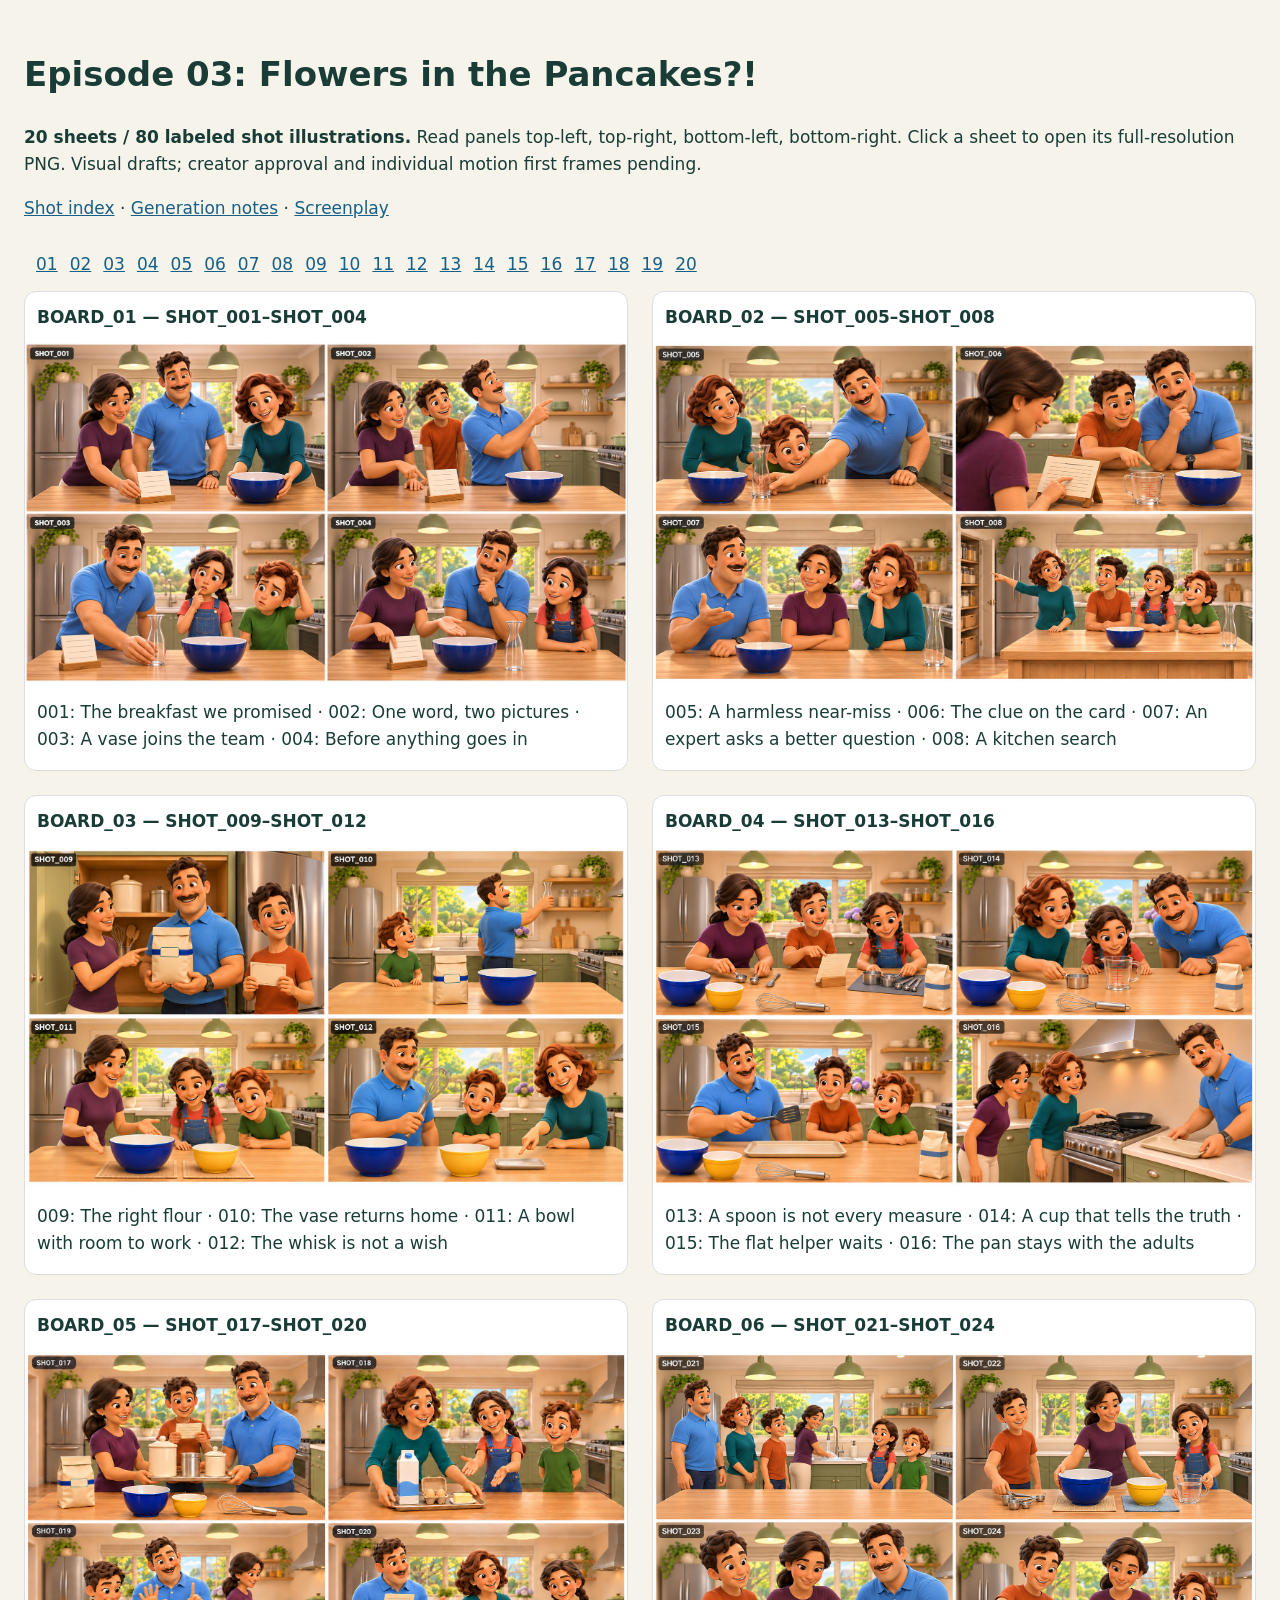
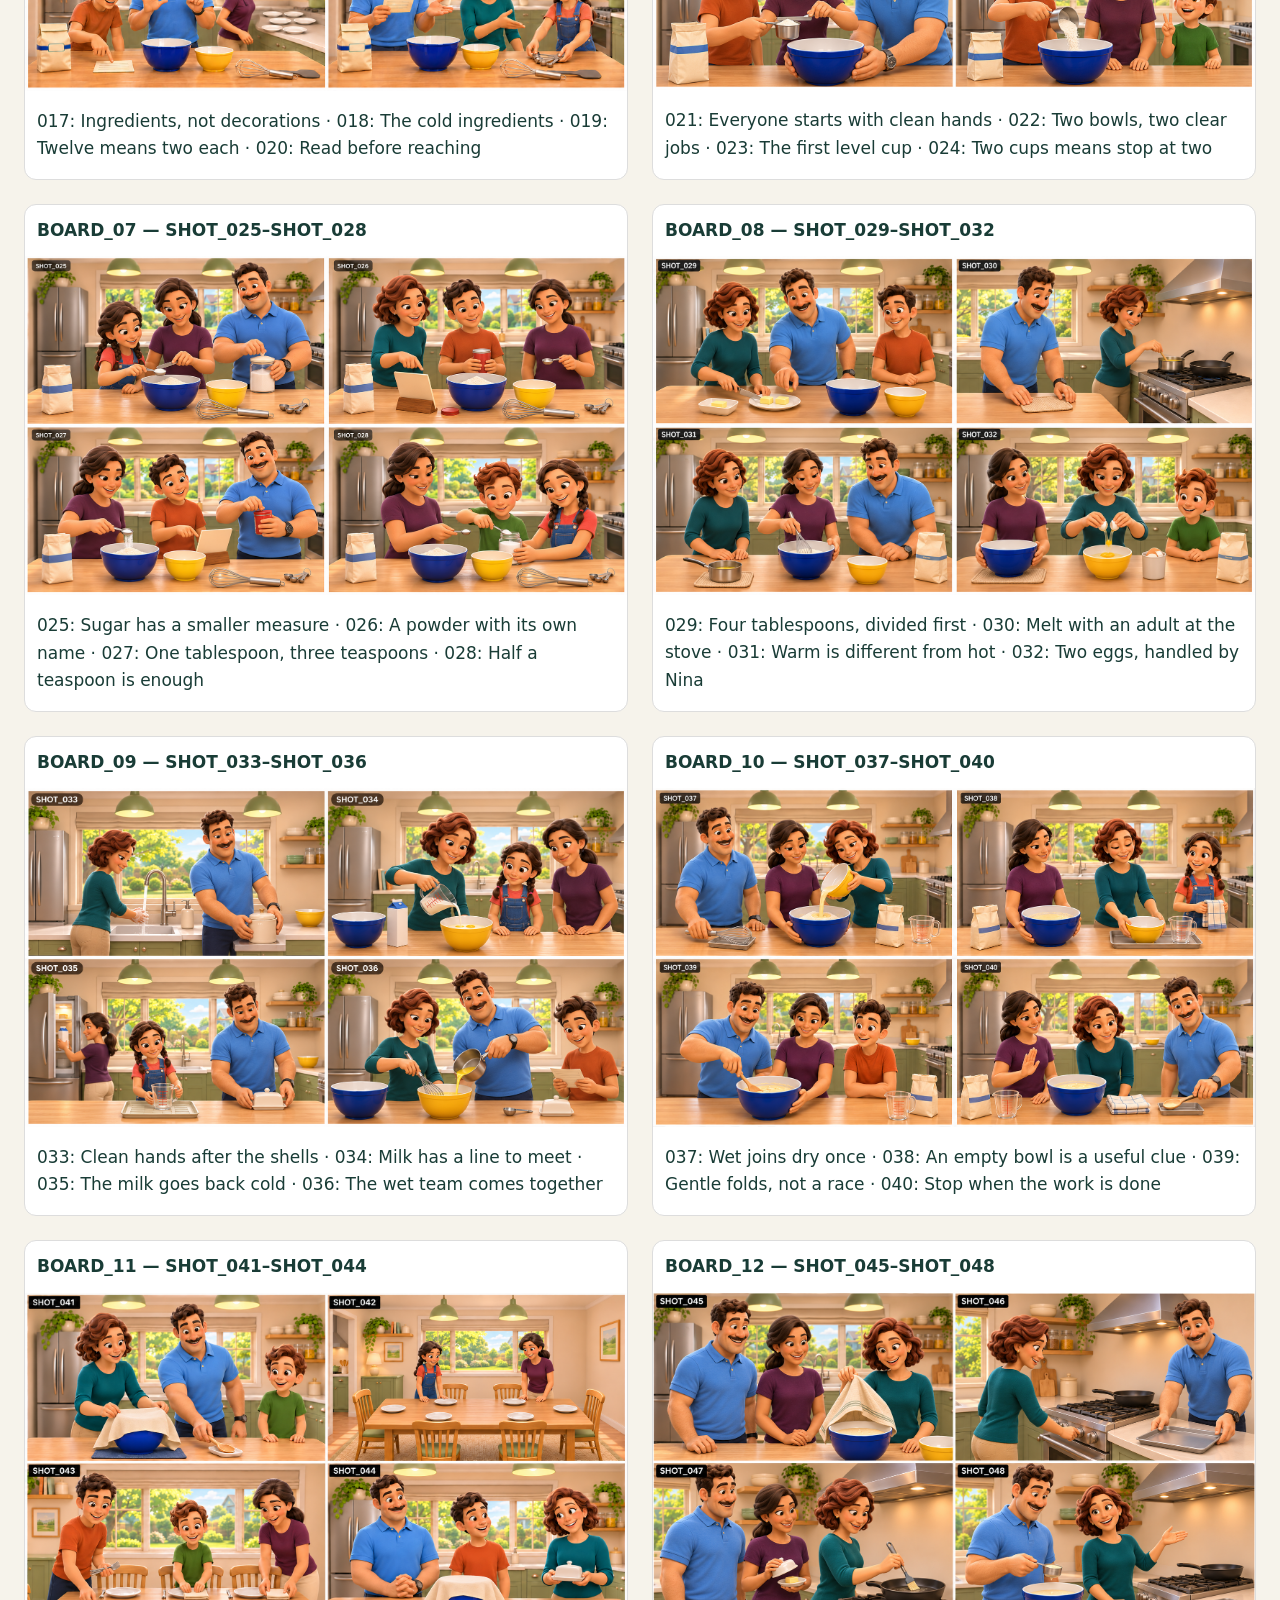
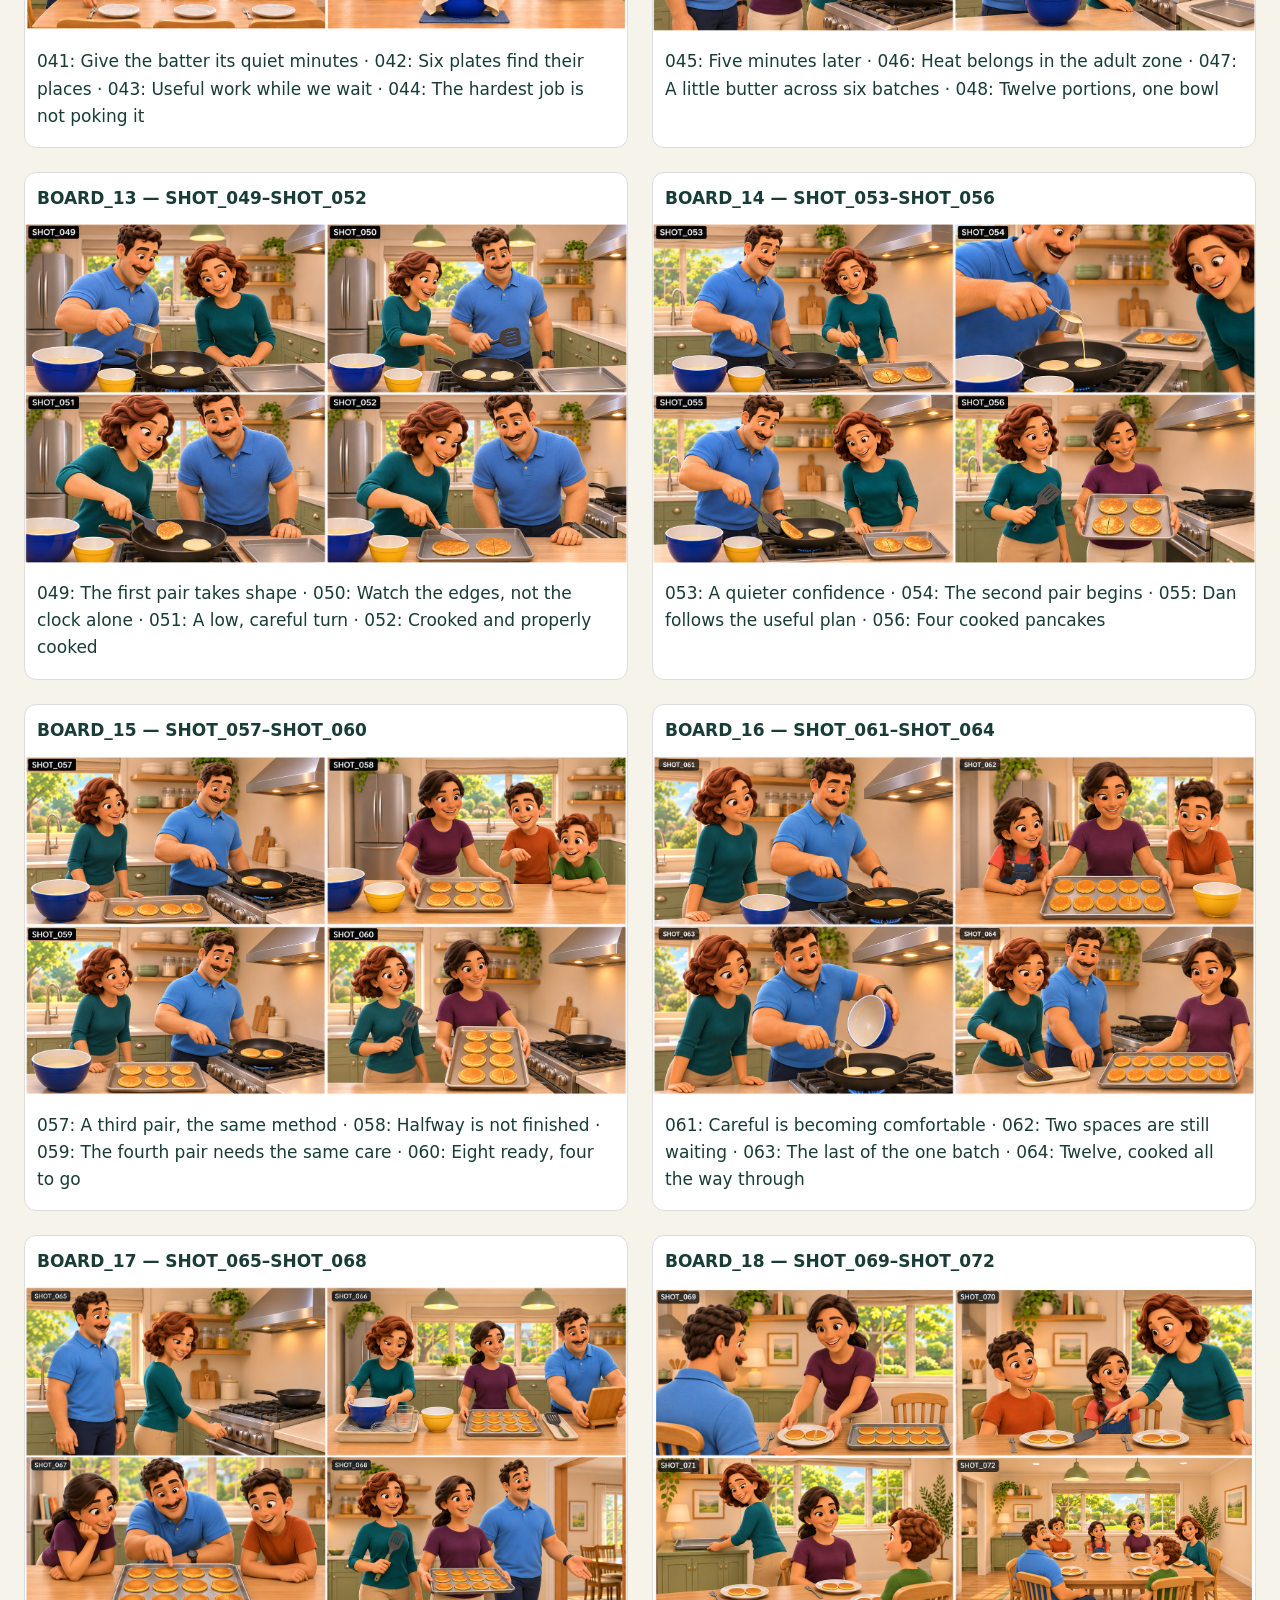
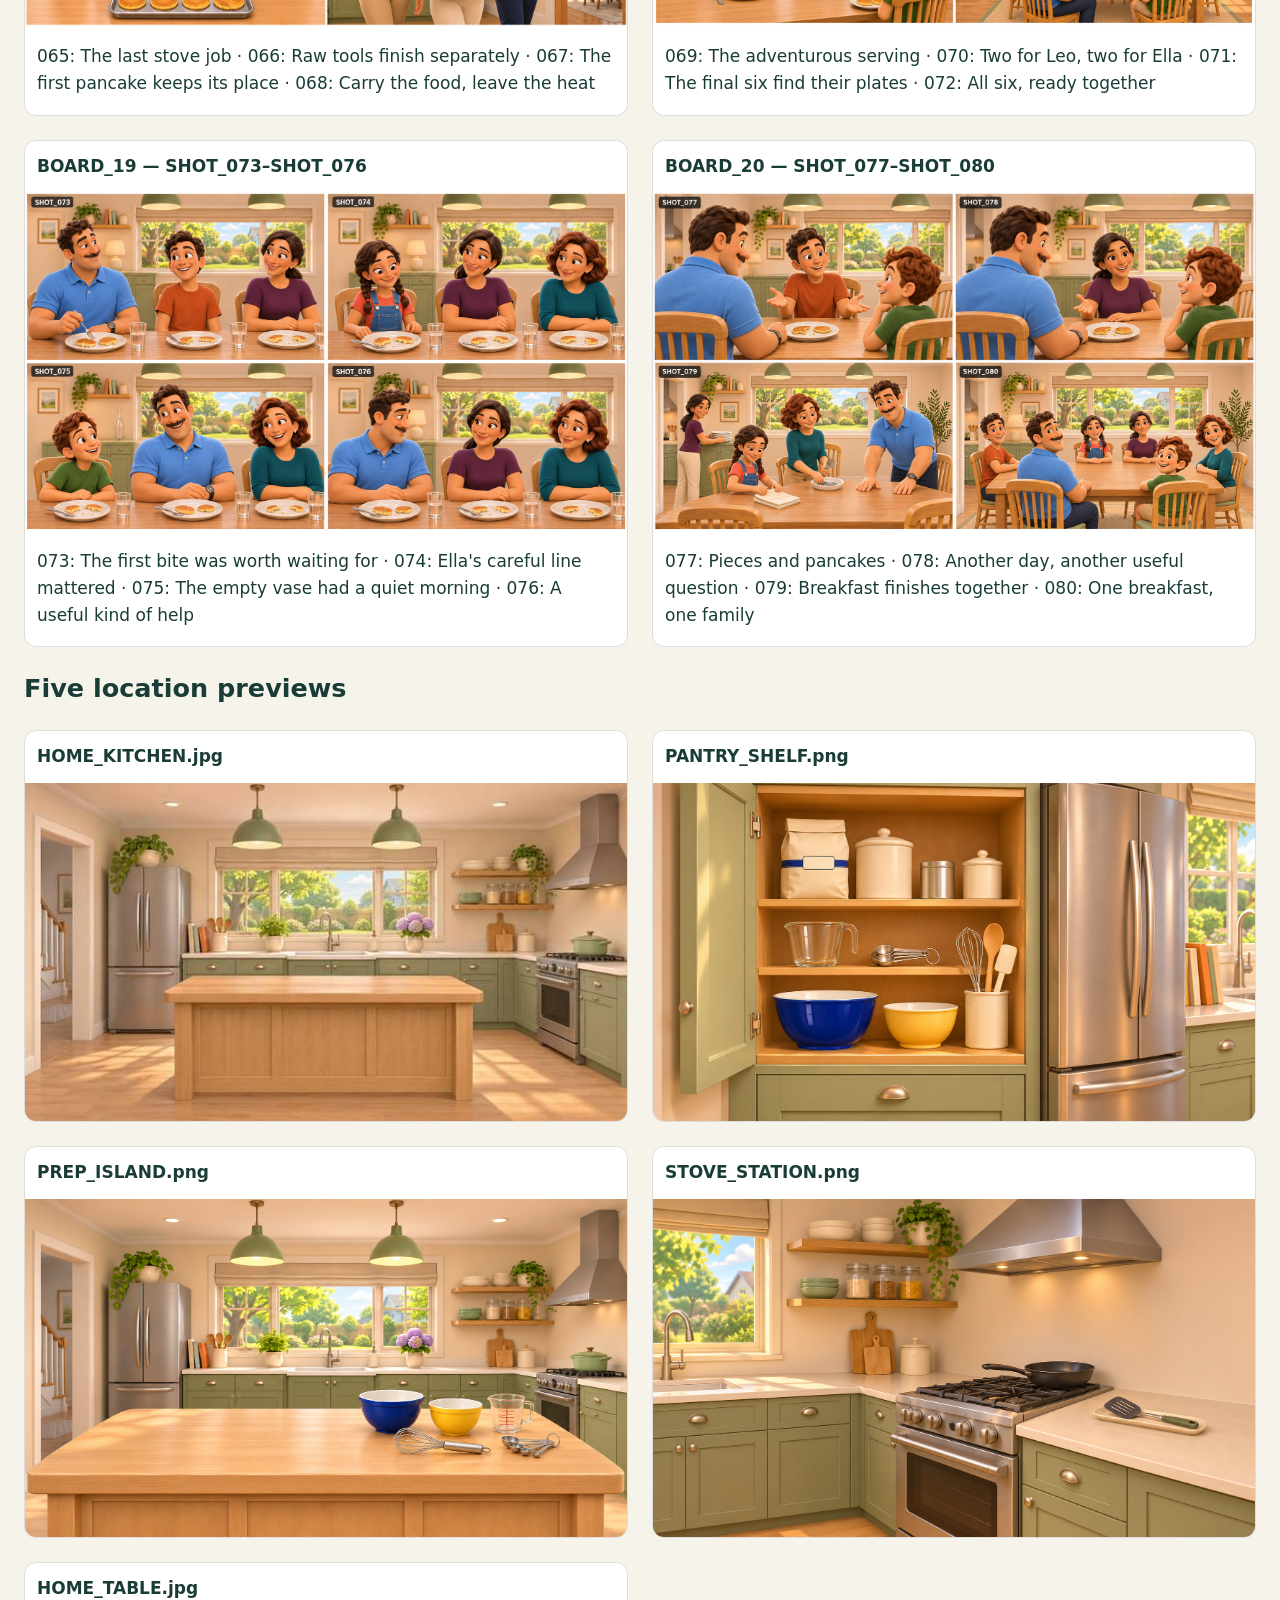
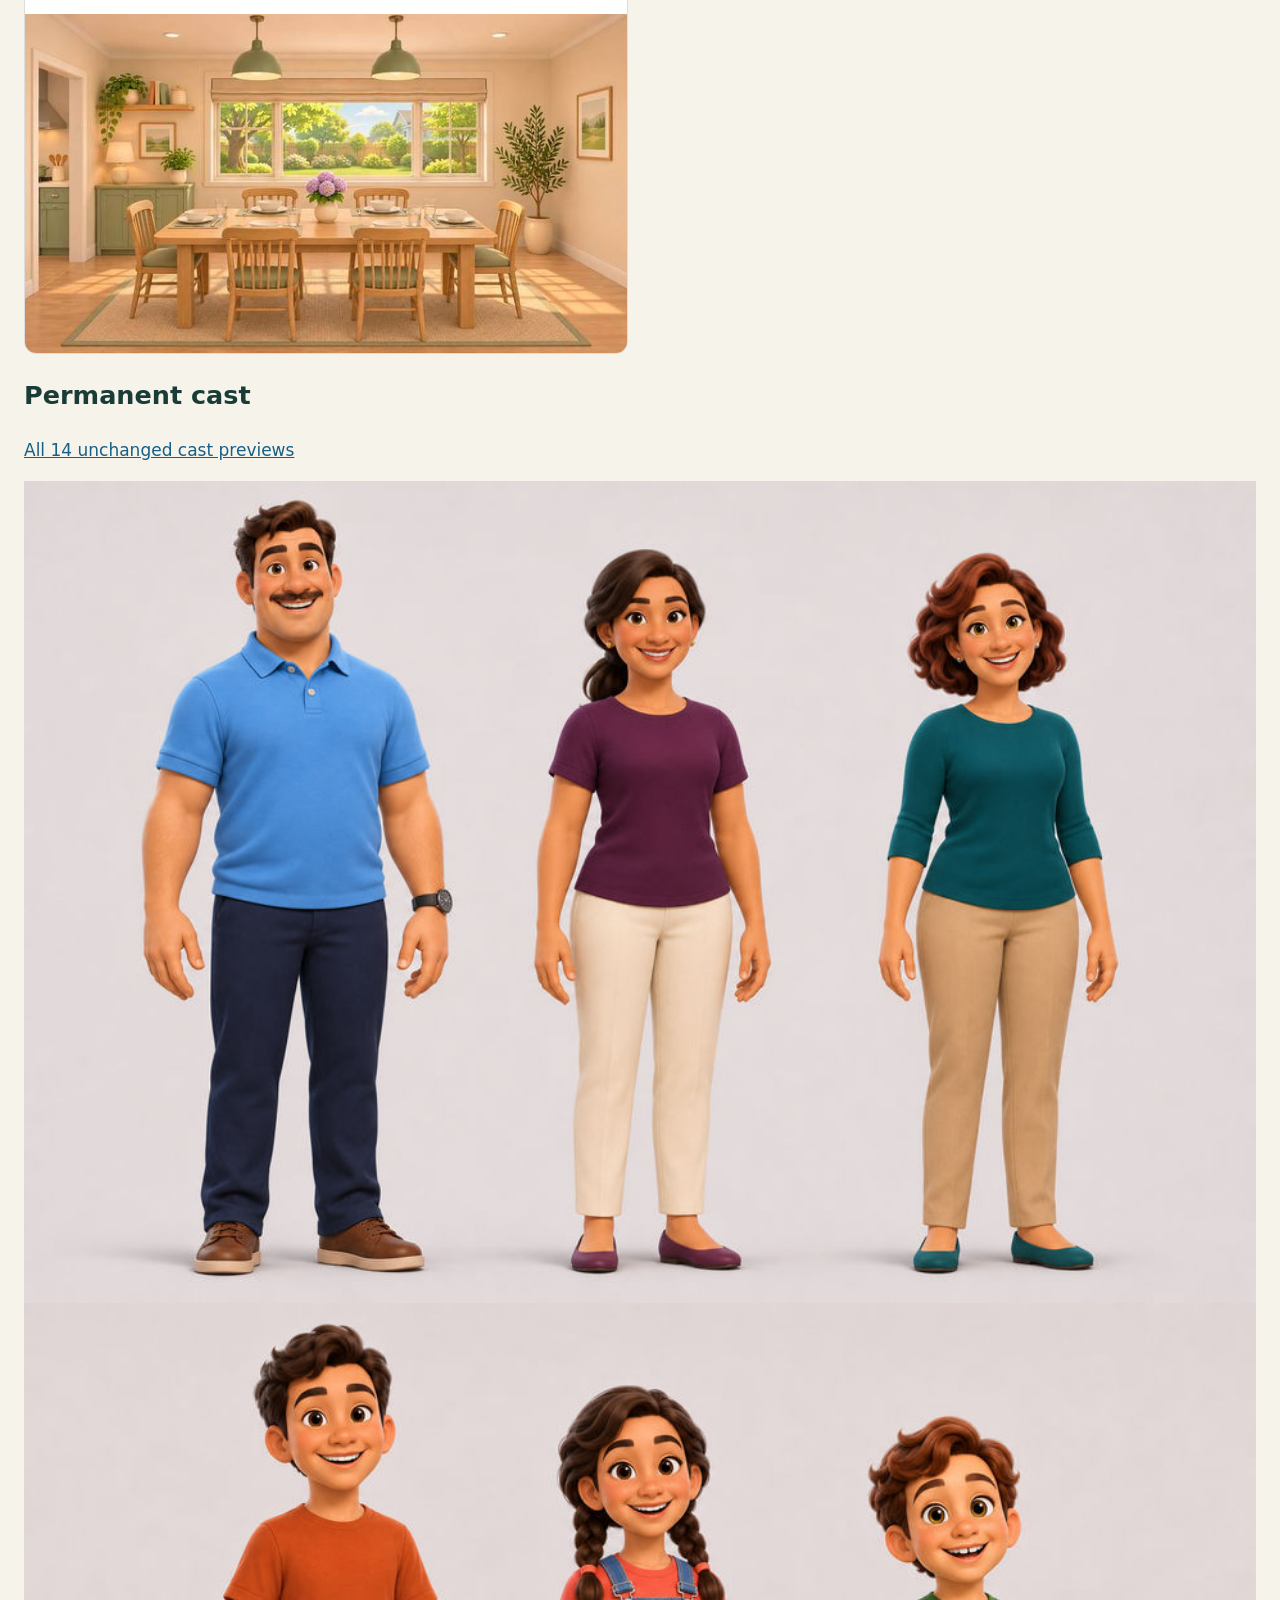
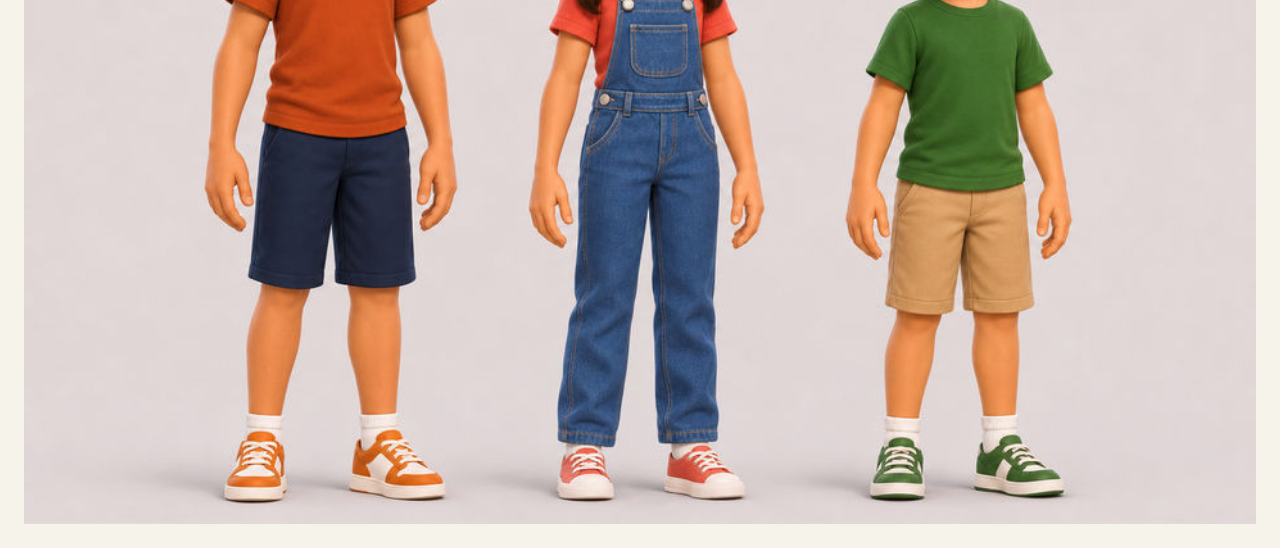
<file: Episode_03/assets/storyboards/index.html>
<!doctype html><html lang="en"><meta charset="utf-8"><meta name="viewport" content="width=device-width,initial-scale=1"><title>Episode 03 — all 80 illustrated storyboard shots</title><style>body{margin:auto;max-width:1500px;padding:24px;background:#f6f3eb;color:#193c36;font:17px/1.6 system-ui,sans-serif}a{color:#175f86}nav{display:flex;flex-wrap:wrap;gap:12px;position:sticky;top:0;background:#f6f3eb;padding:12px}.boards,.env{display:grid;grid-template-columns:repeat(auto-fit,minmax(min(100%,600px),1fr));gap:24px}figure{margin:0;background:white;border:1px solid #ddd;border-radius:12px;overflow:hidden;scroll-margin-top:90px}figcaption{padding:12px;font-weight:700}figure p{padding:0 12px}img{display:block;width:100%;height:auto}</style><h1>Episode 03: Flowers in the Pancakes?!</h1><p><strong>20 sheets / 80 labeled shot illustrations.</strong> Read panels top-left, top-right, bottom-left, bottom-right. Click a sheet to open its full-resolution PNG. Visual drafts; creator approval and individual motion first frames pending.</p><p><a href="../../STORYBOARD_INDEX.md">Shot index</a> · <a href="GENERATION_NOTES.md">Generation notes</a> · <a href="../../STORY.md">Screenplay</a></p><nav aria-label="Jump to board"><a href="#board-01">01</a> <a href="#board-02">02</a> <a href="#board-03">03</a> <a href="#board-04">04</a> <a href="#board-05">05</a> <a href="#board-06">06</a> <a href="#board-07">07</a> <a href="#board-08">08</a> <a href="#board-09">09</a> <a href="#board-10">10</a> <a href="#board-11">11</a> <a href="#board-12">12</a> <a href="#board-13">13</a> <a href="#board-14">14</a> <a href="#board-15">15</a> <a href="#board-16">16</a> <a href="#board-17">17</a> <a href="#board-18">18</a> <a href="#board-19">19</a> <a href="#board-20">20</a></nav><main class="boards"><figure id="board-01"><figcaption>BOARD_01 — SHOT_001–SHOT_004</figcaption><a href="BOARD_01.png"><img src="BOARD_01.png" loading="lazy" alt="BOARD_01 — SHOT_001–SHOT_004"></a><p>001: The breakfast we promised · 002: One word, two pictures · 003: A vase joins the team · 004: Before anything goes in</p></figure><figure id="board-02"><figcaption>BOARD_02 — SHOT_005–SHOT_008</figcaption><a href="BOARD_02.png"><img src="BOARD_02.png" loading="lazy" alt="BOARD_02 — SHOT_005–SHOT_008"></a><p>005: A harmless near-miss · 006: The clue on the card · 007: An expert asks a better question · 008: A kitchen search</p></figure><figure id="board-03"><figcaption>BOARD_03 — SHOT_009–SHOT_012</figcaption><a href="BOARD_03.png"><img src="BOARD_03.png" loading="lazy" alt="BOARD_03 — SHOT_009–SHOT_012"></a><p>009: The right flour · 010: The vase returns home · 011: A bowl with room to work · 012: The whisk is not a wish</p></figure><figure id="board-04"><figcaption>BOARD_04 — SHOT_013–SHOT_016</figcaption><a href="BOARD_04.png"><img src="BOARD_04.png" loading="lazy" alt="BOARD_04 — SHOT_013–SHOT_016"></a><p>013: A spoon is not every measure · 014: A cup that tells the truth · 015: The flat helper waits · 016: The pan stays with the adults</p></figure><figure id="board-05"><figcaption>BOARD_05 — SHOT_017–SHOT_020</figcaption><a href="BOARD_05.png"><img src="BOARD_05.png" loading="lazy" alt="BOARD_05 — SHOT_017–SHOT_020"></a><p>017: Ingredients, not decorations · 018: The cold ingredients · 019: Twelve means two each · 020: Read before reaching</p></figure><figure id="board-06"><figcaption>BOARD_06 — SHOT_021–SHOT_024</figcaption><a href="BOARD_06.png"><img src="BOARD_06.png" loading="lazy" alt="BOARD_06 — SHOT_021–SHOT_024"></a><p>021: Everyone starts with clean hands · 022: Two bowls, two clear jobs · 023: The first level cup · 024: Two cups means stop at two</p></figure><figure id="board-07"><figcaption>BOARD_07 — SHOT_025–SHOT_028</figcaption><a href="BOARD_07.png"><img src="BOARD_07.png" loading="lazy" alt="BOARD_07 — SHOT_025–SHOT_028"></a><p>025: Sugar has a smaller measure · 026: A powder with its own name · 027: One tablespoon, three teaspoons · 028: Half a teaspoon is enough</p></figure><figure id="board-08"><figcaption>BOARD_08 — SHOT_029–SHOT_032</figcaption><a href="BOARD_08.png"><img src="BOARD_08.png" loading="lazy" alt="BOARD_08 — SHOT_029–SHOT_032"></a><p>029: Four tablespoons, divided first · 030: Melt with an adult at the stove · 031: Warm is different from hot · 032: Two eggs, handled by Nina</p></figure><figure id="board-09"><figcaption>BOARD_09 — SHOT_033–SHOT_036</figcaption><a href="BOARD_09.png"><img src="BOARD_09.png" loading="lazy" alt="BOARD_09 — SHOT_033–SHOT_036"></a><p>033: Clean hands after the shells · 034: Milk has a line to meet · 035: The milk goes back cold · 036: The wet team comes together</p></figure><figure id="board-10"><figcaption>BOARD_10 — SHOT_037–SHOT_040</figcaption><a href="BOARD_10.png"><img src="BOARD_10.png" loading="lazy" alt="BOARD_10 — SHOT_037–SHOT_040"></a><p>037: Wet joins dry once · 038: An empty bowl is a useful clue · 039: Gentle folds, not a race · 040: Stop when the work is done</p></figure><figure id="board-11"><figcaption>BOARD_11 — SHOT_041–SHOT_044</figcaption><a href="BOARD_11.png"><img src="BOARD_11.png" loading="lazy" alt="BOARD_11 — SHOT_041–SHOT_044"></a><p>041: Give the batter its quiet minutes · 042: Six plates find their places · 043: Useful work while we wait · 044: The hardest job is not poking it</p></figure><figure id="board-12"><figcaption>BOARD_12 — SHOT_045–SHOT_048</figcaption><a href="BOARD_12.png"><img src="BOARD_12.png" loading="lazy" alt="BOARD_12 — SHOT_045–SHOT_048"></a><p>045: Five minutes later · 046: Heat belongs in the adult zone · 047: A little butter across six batches · 048: Twelve portions, one bowl</p></figure><figure id="board-13"><figcaption>BOARD_13 — SHOT_049–SHOT_052</figcaption><a href="BOARD_13.png"><img src="BOARD_13.png" loading="lazy" alt="BOARD_13 — SHOT_049–SHOT_052"></a><p>049: The first pair takes shape · 050: Watch the edges, not the clock alone · 051: A low, careful turn · 052: Crooked and properly cooked</p></figure><figure id="board-14"><figcaption>BOARD_14 — SHOT_053–SHOT_056</figcaption><a href="BOARD_14.png"><img src="BOARD_14.png" loading="lazy" alt="BOARD_14 — SHOT_053–SHOT_056"></a><p>053: A quieter confidence · 054: The second pair begins · 055: Dan follows the useful plan · 056: Four cooked pancakes</p></figure><figure id="board-15"><figcaption>BOARD_15 — SHOT_057–SHOT_060</figcaption><a href="BOARD_15.png"><img src="BOARD_15.png" loading="lazy" alt="BOARD_15 — SHOT_057–SHOT_060"></a><p>057: A third pair, the same method · 058: Halfway is not finished · 059: The fourth pair needs the same care · 060: Eight ready, four to go</p></figure><figure id="board-16"><figcaption>BOARD_16 — SHOT_061–SHOT_064</figcaption><a href="BOARD_16.png"><img src="BOARD_16.png" loading="lazy" alt="BOARD_16 — SHOT_061–SHOT_064"></a><p>061: Careful is becoming comfortable · 062: Two spaces are still waiting · 063: The last of the one batch · 064: Twelve, cooked all the way through</p></figure><figure id="board-17"><figcaption>BOARD_17 — SHOT_065–SHOT_068</figcaption><a href="BOARD_17.png"><img src="BOARD_17.png" loading="lazy" alt="BOARD_17 — SHOT_065–SHOT_068"></a><p>065: The last stove job · 066: Raw tools finish separately · 067: The first pancake keeps its place · 068: Carry the food, leave the heat</p></figure><figure id="board-18"><figcaption>BOARD_18 — SHOT_069–SHOT_072</figcaption><a href="BOARD_18.png"><img src="BOARD_18.png" loading="lazy" alt="BOARD_18 — SHOT_069–SHOT_072"></a><p>069: The adventurous serving · 070: Two for Leo, two for Ella · 071: The final six find their plates · 072: All six, ready together</p></figure><figure id="board-19"><figcaption>BOARD_19 — SHOT_073–SHOT_076</figcaption><a href="BOARD_19.png"><img src="BOARD_19.png" loading="lazy" alt="BOARD_19 — SHOT_073–SHOT_076"></a><p>073: The first bite was worth waiting for · 074: Ella&#x27;s careful line mattered · 075: The empty vase had a quiet morning · 076: A useful kind of help</p></figure><figure id="board-20"><figcaption>BOARD_20 — SHOT_077–SHOT_080</figcaption><a href="BOARD_20.png"><img src="BOARD_20.png" loading="lazy" alt="BOARD_20 — SHOT_077–SHOT_080"></a><p>077: Pieces and pancakes · 078: Another day, another useful question · 079: Breakfast finishes together · 080: One breakfast, one family</p></figure></main><h2>Five location previews</h2><section class="env"><figure><figcaption>HOME_KITCHEN.jpg</figcaption><a href="../environments/HOME_KITCHEN.jpg"><img src="../environments/HOME_KITCHEN.jpg" loading="lazy" alt="HOME_KITCHEN.jpg"></a></figure><figure><figcaption>PANTRY_SHELF.png</figcaption><a href="../environments/PANTRY_SHELF.png"><img src="../environments/PANTRY_SHELF.png" loading="lazy" alt="PANTRY_SHELF.png"></a></figure><figure><figcaption>PREP_ISLAND.png</figcaption><a href="../environments/PREP_ISLAND.png"><img src="../environments/PREP_ISLAND.png" loading="lazy" alt="PREP_ISLAND.png"></a></figure><figure><figcaption>STOVE_STATION.png</figcaption><a href="../environments/STOVE_STATION.png"><img src="../environments/STOVE_STATION.png" loading="lazy" alt="STOVE_STATION.png"></a></figure><figure><figcaption>HOME_TABLE.jpg</figcaption><a href="../environments/HOME_TABLE.jpg"><img src="../environments/HOME_TABLE.jpg" loading="lazy" alt="HOME_TABLE.jpg"></a></figure></section><h2>Permanent cast</h2><p><a href="../characters/">All 14 unchanged cast previews</a></p><img src="../characters/ADULTS_lineup.jpg" alt="Dan, Maya and Nina in their original designs"><img src="../characters/CHILDREN_lineup.jpg" alt="Leo, Ella and Max in their original designs"></html>
</file>
